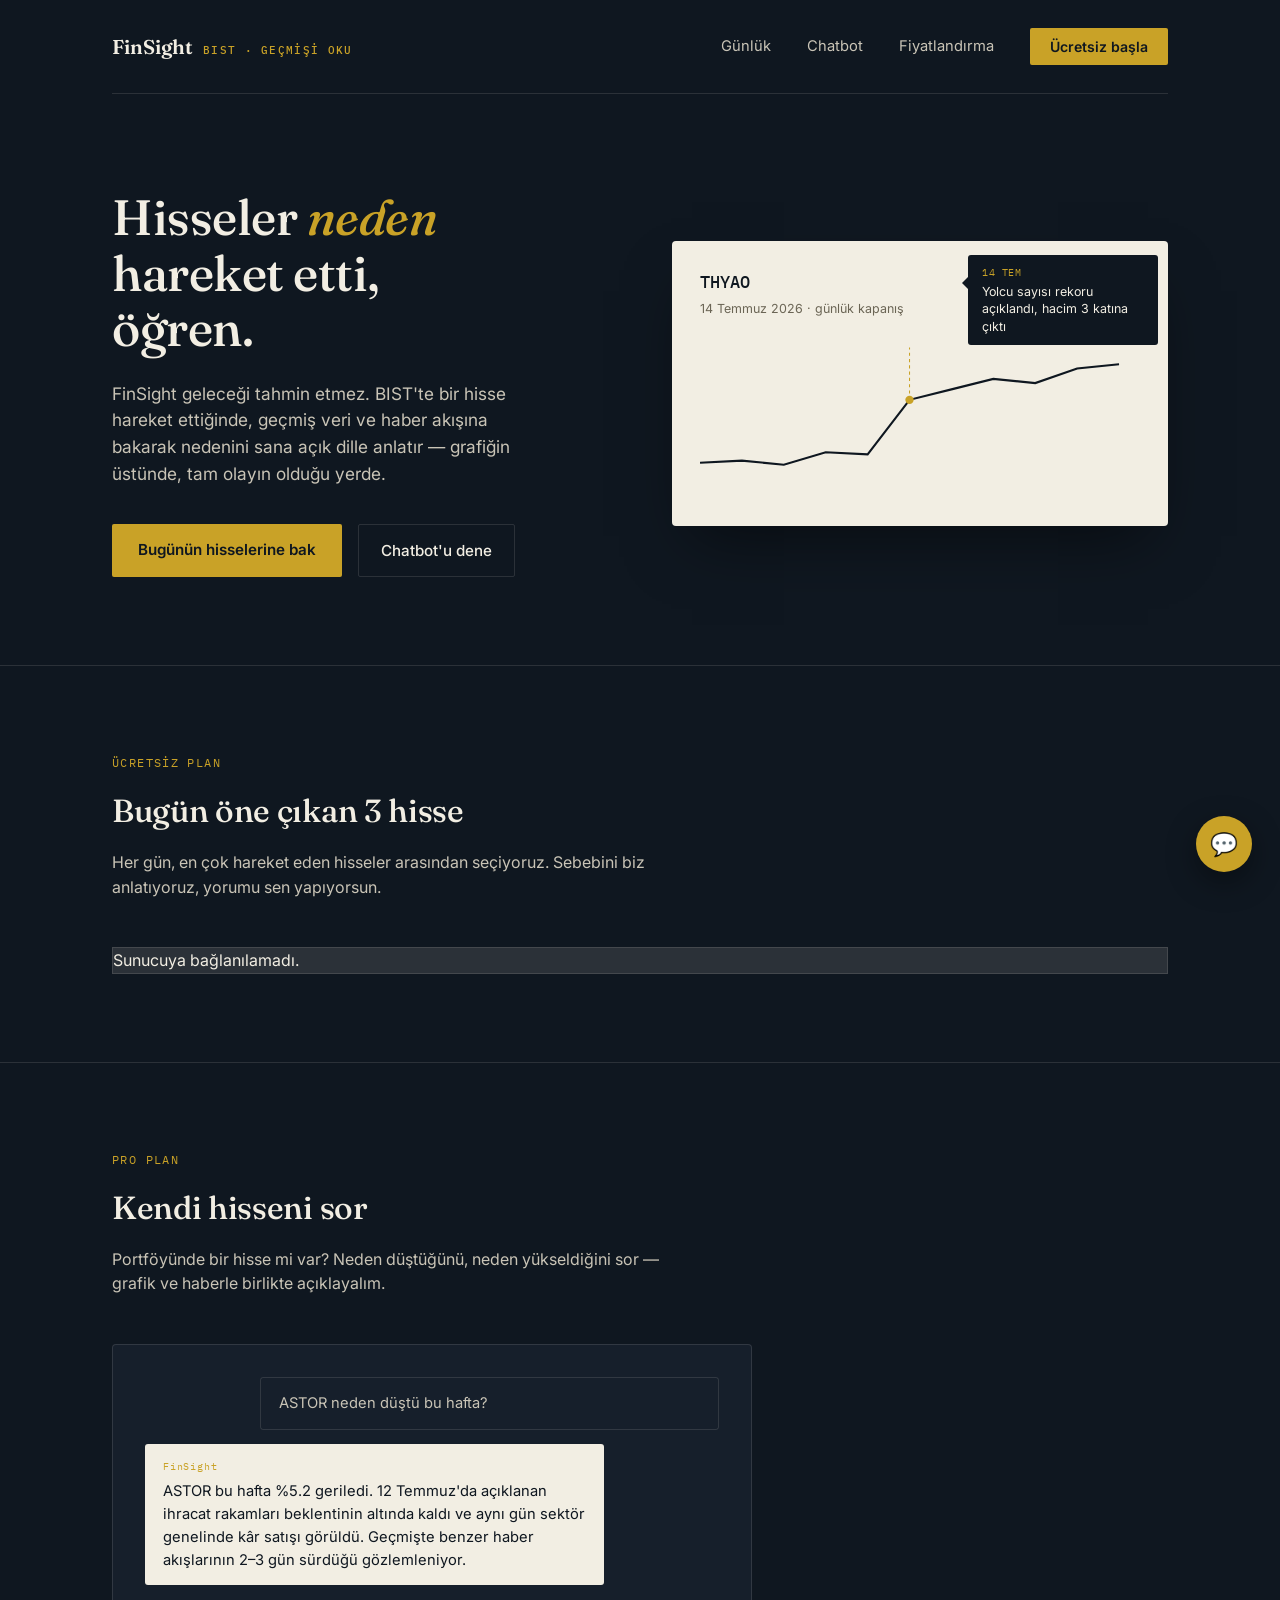
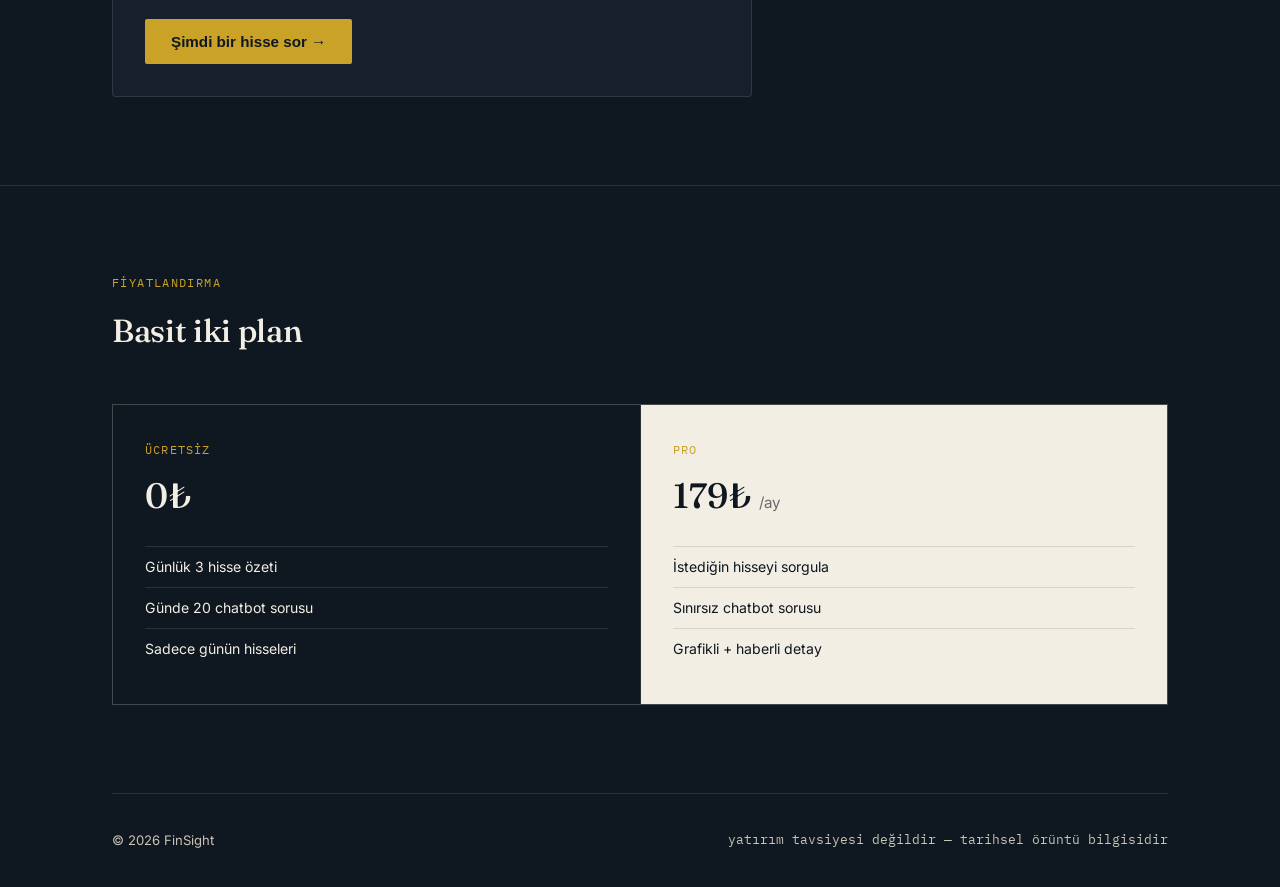
<file: frontend/index.html>
<!DOCTYPE html>
<html lang="tr">
<head>
<meta charset="UTF-8">
<meta name="viewport" content="width=device-width, initial-scale=1.0">
<title>FinSight — BIST hareketlerini geçmişten oku</title>
<link rel="preconnect" href="https://fonts.googleapis.com">
<link rel="preconnect" href="https://fonts.gstatic.com" crossorigin>
<link href="https://fonts.googleapis.com/css2?family=Fraunces:opsz,wght@9..144,400;9..144,500;9..144,600&family=Inter:wght@400;500;600&family=IBM+Plex+Mono:wght@400;500&display=swap" rel="stylesheet">
<!-- CSS Dosyasını Bağlıyoruz -->
<link rel="stylesheet" href="css/style.css">
</head>
<body>

<div class="wrap">
  <nav>
    <div class="logo">FinSight <span class="eyebrow">BIST · geçmişi oku</span></div>
    <div class="nav-links" id="navLinks">
      <a href="#gunluk" data-section="gunluk">Günlük</a>
      <a href="#chatbot" data-section="chatbot">Chatbot</a>
      <a href="#fiyat" data-section="fiyat">Fiyatlandırma</a>
      <button class="nav-cta" id="ctaBtn">Ücretsiz başla</button>
    </div>
    <button class="nav-toggle" id="navToggle" aria-label="Menü">☰</button>
  </nav>

  <section class="hero">
    <div>
      <h1 class="display">Hisseler <em>neden</em><br>hareket etti,<br>öğren.</h1>
      <p>FinSight geleceği tahmin etmez. BIST'te bir hisse hareket ettiğinde, geçmiş veri ve haber akışına bakarak nedenini sana açık dille anlatır — grafiğin üstünde, tam olayın olduğu yerde.</p>
      <div class="hero-ctas">
        <a class="btn-primary" href="#gunluk">Bugünün hisselerine bak</a>
        <a class="btn-ghost" href="#chatbot">Chatbot'u dene</a>
      </div>
    </div>
    <div class="chart-card">
      <div class="ticker-row">
        <span class="ticker">THYAO</span>
        <span class="chg">+7.4%</span>
      </div>
      <div class="date">14 Temmuz 2026 · günlük kapanış</div>
      <svg class="chart-svg" viewBox="0 0 420 160">
        <polyline points="0,120 40,118 80,122 120,110 160,112 200,60 240,50 280,40 320,44 360,30 400,26"
          fill="none" stroke="#0F1720" stroke-width="2"/>
        <circle cx="200" cy="60" r="4" fill="#C9A227"/>
        <line x1="200" y1="60" x2="200" y2="10" stroke="#C9A227" stroke-width="1" stroke-dasharray="3,3"/>
      </svg>
      <div class="callout" style="top:14px; right:10px;">
        <span class="lbl">14 Tem</span>
        Yolcu sayısı rekoru açıklandı, hacim 3 katına çıktı
      </div>
    </div>
  </section>
</div>

<section class="section" id="gunluk">
  <div class="wrap">
    <div class="section-head">
      <span class="kicker">Ücretsiz plan</span>
      <h2 class="display">Bugün öne çıkan 3 hisse</h2>
      <p>Her gün, en çok hareket eden hisseler arasından seçiyoruz. Sebebini biz anlatıyoruz, yorumu sen yapıyorsun.</p>
    </div>
    <div class="stock-grid">
      <!-- JavaScript will load daily stocks here -->
    </div>
  </div>
</section>

<section class="section" id="chatbot">
  <div class="wrap">
    <div class="section-head">
      <span class="kicker">Pro plan</span>
      <h2 class="display">Kendi hisseni sor</h2>
      <p>Portföyünde bir hisse mi var? Neden düştüğünü, neden yükseldiğini sor — grafik ve haberle birlikte açıklayalım.</p>
    </div>
    <div class="chat-mock">
      <div class="bubble-log">
        <div class="bubble user">ASTOR neden düştü bu hafta?</div>
        <div class="bubble bot">
          <span class="lbl">FinSight</span>
          ASTOR bu hafta %5.2 geriledi. 12 Temmuz'da açıklanan ihracat rakamları beklentinin altında kaldı ve aynı gün sektör genelinde kâr satışı görüldü. Geçmişte benzer haber akışlarının 2–3 gün sürdüğü gözlemleniyor.
        </div>
      </div>
      <button class="btn-primary" id="openChatFromSection" style="margin-top:20px;">Şimdi bir hisse sor →</button>
    </div>
  </div>
</section>

<section class="section" id="fiyat">
  <div class="wrap">
    <div class="section-head">
      <span class="kicker">Fiyatlandırma</span>
      <h2 class="display">Basit iki plan</h2>
    </div>
    <div class="price-grid">
      <div class="price-card">
        <div class="plan">Ücretsiz</div>
        <div class="amount">0₺</div>
        <ul>
          <li>Günlük 3 hisse özeti</li>
          <li>Günde 20 chatbot sorusu</li>
          <li>Sadece günün hisseleri</li>
        </ul>
      </div>
      <div class="price-card pro">
        <div class="plan">Pro</div>
        <div class="amount">179₺ <span>/ay</span></div>
        <ul>
          <li>İstediğin hisseyi sorgula</li>
          <li>Sınırsız chatbot sorusu</li>
          <li>Grafikli + haberli detay</li>
        </ul>
      </div>
    </div>
  </div>
</section>

<div class="wrap">
  <footer>
    <span>© 2026 FinSight</span>
    <span class="mono">yatırım tavsiyesi değildir — tarihsel örüntü bilgisidir</span>
  </footer>
</div>

<!-- Floating chat widget -->
<button class="fab" id="fabBtn" aria-label="Chatbot'u aç">
  <span class="fab-icon">💬</span>
</button>

<div class="panel-overlay" id="panelOverlay"></div>
<aside class="side-panel" id="sidePanel">
  <div class="panel-header">
    <div class="panel-title">
      <span class="display">FinSight</span>
      <span class="plan-badge" id="planBadge">Misafir</span>
    </div>
    <button class="panel-close" id="panelClose">✕</button>
  </div>

  <!-- Login view -->
  <div class="panel-body" id="loginView">
    <p class="panel-lead">Giriş yap, günlük 20 soru hakkınla sınırsız hisse sorgula.</p>
    <div class="auth-form">
      <label>E-posta</label>
      <input type="email" id="authEmail" placeholder="ornek@eposta.com">
      <label>Şifre</label>
      <input type="password" id="authPassword" placeholder="••••••••">
      <button class="btn-primary" id="authSubmit" style="width:100%;margin-top:6px;">Giriş yap</button>
      <button class="btn-ghost" id="authGoogle" style="width:100%;">Google ile devam et</button>
      <button class="link-btn" id="authSwitchSignup">Hesabın yok mu? Kayıt ol</button>
    </div>
    <div class="panel-divider">veya</div>
    <button class="link-btn" id="continueGuest">Giriş yapmadan devam et (3 ücretsiz soru)</button>
  </div>

  <!-- Chat view -->
  <div class="panel-body panel-chat" id="chatView" style="display:none;">
    <div class="usage-row">
      <span id="usageText">0/3 soru kullanıldı</span>
      <button class="link-btn small" id="logoutBtn">Çıkış yap</button>
    </div>
    <div class="bubble-log" id="chatLog"></div>
    <div class="chat-input-row">
      <input type="text" id="chatInput" placeholder="Bir hisse sor, örn: THYAO neden yükseldi?">
      <button class="chat-send" id="chatSend">Sor</button>
    </div>
    <div class="chat-hint">FinSight AI, geçmiş benzer haber ve verilere dayalı tarihsel örüntü sunar.</div>
  </div>
</aside>

<!-- JS Dosyasını Bağlıyoruz -->
<script src="js/app.js"></script>
</body>
</html>
</file>
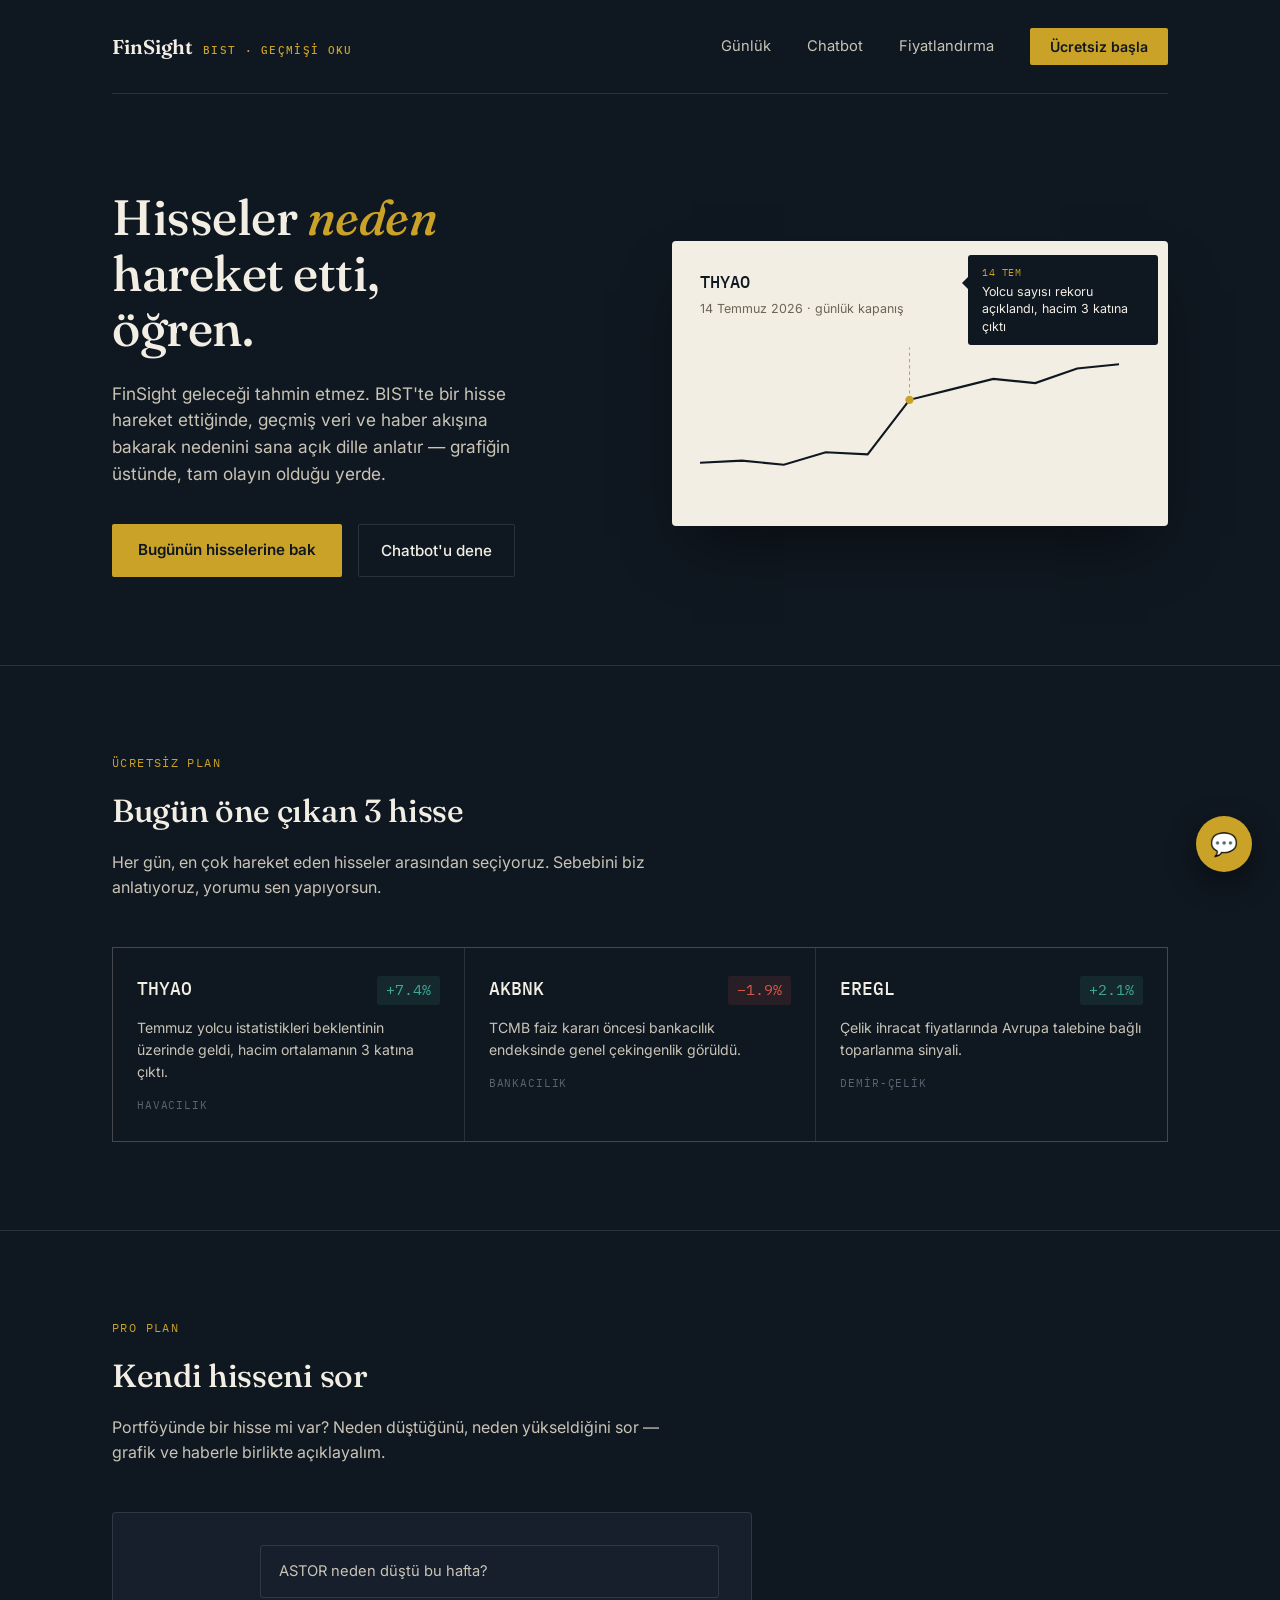
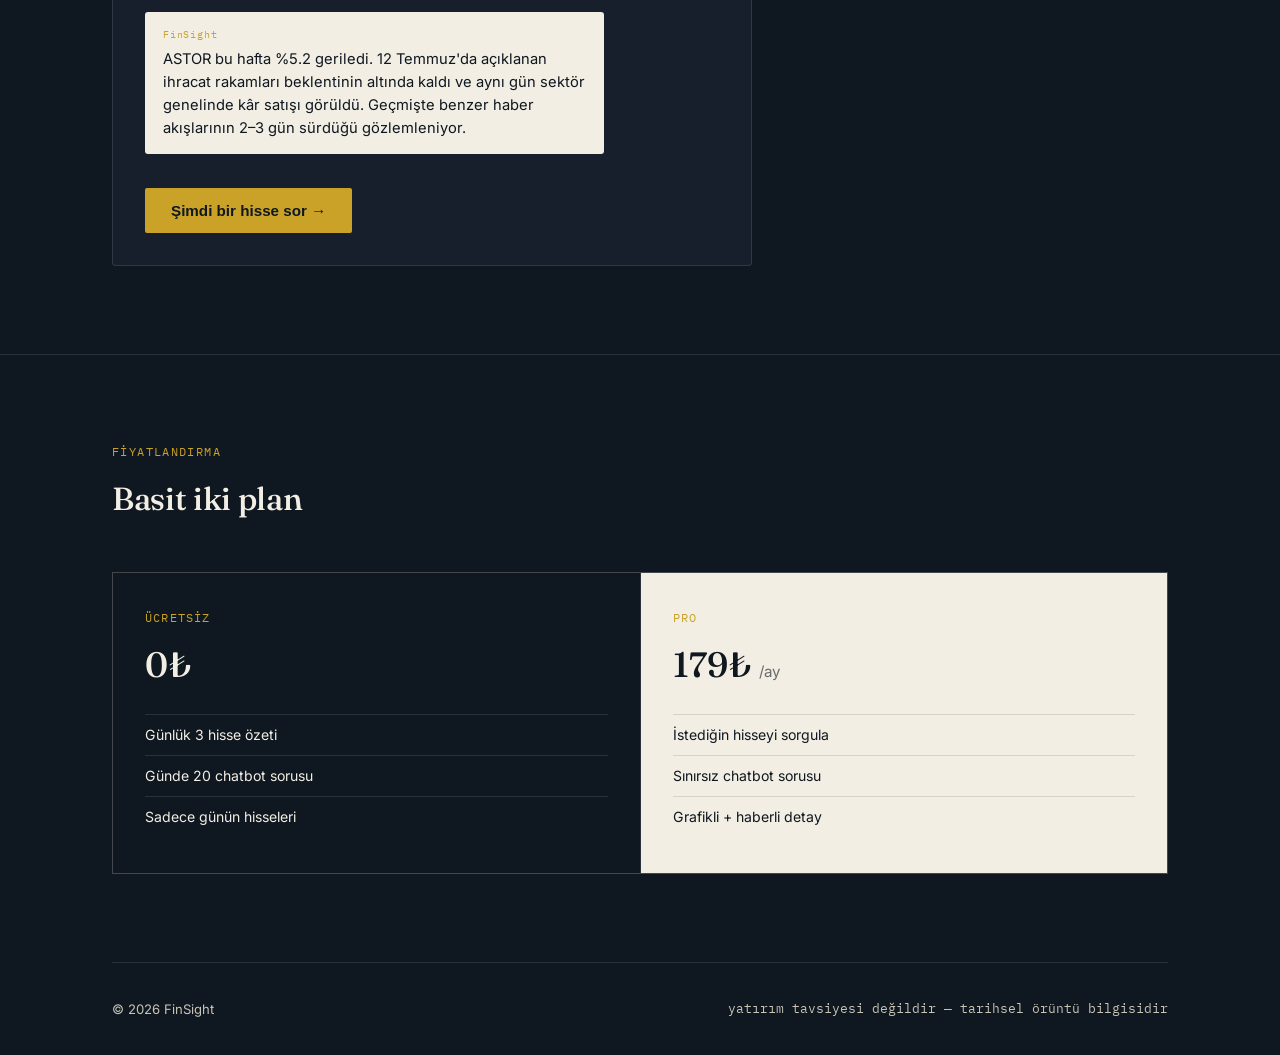
<file: frontend/finsight-v2.html>
<!DOCTYPE html>
<html lang="tr">
<head>
<meta charset="UTF-8">
<meta name="viewport" content="width=device-width, initial-scale=1.0">
<title>FinSight — BIST hareketlerini geçmişten oku</title>
<link rel="preconnect" href="https://fonts.googleapis.com">
<link rel="preconnect" href="https://fonts.gstatic.com" crossorigin>
<link href="https://fonts.googleapis.com/css2?family=Fraunces:opsz,wght@9..144,400;9..144,500;9..144,600&family=Inter:wght@400;500;600&family=IBM+Plex+Mono:wght@400;500&display=swap" rel="stylesheet">
<style>
  :root{
    --ink:#0F1720;
    --ink-2:#161f2b;
    --paper:#F2EEE3;
    --paper-dim:#c9c4b6;
    --green:#3FA796;
    --red:#D6584C;
    --gold:#C9A227;
    --line: rgba(242,238,227,0.12);
  }
  *{margin:0;padding:0;box-sizing:border-box;}
  body{
    background:var(--ink);
    color:var(--paper);
    font-family:'Inter',sans-serif;
    line-height:1.55;
  }
  .wrap{max-width:1120px;margin:0 auto;padding:0 32px;}
  .mono{font-family:'IBM Plex Mono',monospace;}
  .display{font-family:'Fraunces',serif;}

  /* Nav */
  nav{
    display:flex;justify-content:space-between;align-items:center;
    padding:28px 0;border-bottom:1px solid var(--line);
  }
  .logo{
    font-family:'Fraunces',serif;font-weight:600;font-size:1.25rem;
    display:flex;align-items:baseline;gap:10px;
  }
  .logo .eyebrow{
    font-family:'IBM Plex Mono',monospace;font-size:0.68rem;letter-spacing:0.12em;
    color:var(--gold);text-transform:uppercase;font-weight:500;
  }
  .nav-links{display:flex;gap:36px;align-items:center;}
  .nav-links a{color:var(--paper-dim);text-decoration:none;font-size:0.92rem;transition:color .2s;}
  .nav-links a:hover, .nav-links a.active{color:var(--paper);}
  .nav-cta{
    background:var(--gold);color:var(--ink);padding:10px 20px;border-radius:2px;
    font-size:0.88rem;font-weight:600;text-decoration:none;border:none;cursor:pointer;font-family:inherit;
  }
  .nav-toggle{display:none;background:none;border:none;color:var(--paper);font-size:1.4rem;cursor:pointer;}
  .nav-links.open{
    display:flex;flex-direction:column;align-items:flex-start;gap:18px;
    position:absolute;top:78px;left:0;right:0;background:var(--ink-2);
    padding:24px 32px;border-bottom:1px solid var(--line);z-index:10;
  }

  /* Hero */
  .hero{
    display:grid;grid-template-columns:1fr 1fr;gap:64px;
    padding:96px 0 88px;align-items:center;
  }
  .hero h1{
    font-size:3.1rem;font-weight:500;line-height:1.12;letter-spacing:-0.01em;
    margin-bottom:24px;
  }
  .hero h1 em{font-style:italic;color:var(--gold);}
  .hero p{color:var(--paper-dim);font-size:1.08rem;max-width:440px;margin-bottom:36px;}
  .hero-ctas{display:flex;gap:16px;}
  .btn-primary{
    background:var(--gold);color:var(--ink);padding:14px 26px;border-radius:2px;
    font-weight:600;font-size:0.95rem;text-decoration:none;border:none;cursor:pointer;
  }
  .btn-ghost{
    background:transparent;color:var(--paper);padding:14px 22px;border-radius:2px;
    font-weight:500;font-size:0.95rem;text-decoration:none;border:1px solid var(--line);cursor:pointer;
  }

  /* Signature: annotated chart card */
  .chart-card{
    background:var(--paper);color:var(--ink);border-radius:4px;
    padding:28px 28px 22px;position:relative;
    box-shadow:0 30px 60px -20px rgba(0,0,0,0.5);
  }
  .chart-card .ticker-row{
    display:flex;justify-content:space-between;align-items:baseline;margin-bottom:4px;
  }
  .chart-card .ticker{font-family:'IBM Plex Mono',monospace;font-weight:500;font-size:1.05rem;}
  .chart-card .chg{font-family:'IBM Plex Mono',monospace;font-size:1.05rem;color:var(--green);font-weight:500;}
  .chart-card .date{font-size:0.78rem;color:#6b6555;margin-bottom:18px;}
  .chart-svg{width:100%;height:auto;display:block;}
  .callout{
    position:absolute;background:var(--ink);color:var(--paper);
    padding:10px 14px;border-radius:3px;font-size:0.78rem;line-height:1.4;
    max-width:190px;top:74px;right:24px;
  }
  .callout::after{
    content:'';position:absolute;left:-6px;top:22px;
    border-width:6px 6px 6px 0;border-style:solid;
    border-color:transparent var(--ink) transparent transparent;
  }
  .callout .lbl{color:var(--gold);font-family:'IBM Plex Mono',monospace;font-size:0.65rem;letter-spacing:0.06em;text-transform:uppercase;display:block;margin-bottom:3px;}

  /* Daily section */
  .section{padding:88px 0;border-top:1px solid var(--line);}
  .section-head{margin-bottom:48px;max-width:560px;}
  .section-head .kicker{
    font-family:'IBM Plex Mono',monospace;color:var(--gold);font-size:0.72rem;
    letter-spacing:0.12em;text-transform:uppercase;margin-bottom:14px;display:block;
  }
  .section-head h2{font-size:2rem;font-weight:500;letter-spacing:-0.01em;margin-bottom:14px;}
  .section-head p{color:var(--paper-dim);}

  .stock-grid{display:grid;grid-template-columns:repeat(3,1fr);gap:1px;background:var(--line);border:1px solid var(--line);}
  .stock-card{background:var(--ink);padding:26px 24px;cursor:pointer;transition:background .2s;}
  .stock-card:hover{background:var(--ink-2);}
  .stock-card .row1{display:flex;justify-content:space-between;align-items:baseline;margin-bottom:12px;}
  .stock-card .sym{font-family:'IBM Plex Mono',monospace;font-weight:500;font-size:1.15rem;}
  .stock-card .pct{font-family:'IBM Plex Mono',monospace;font-size:0.92rem;padding:3px 9px;border-radius:2px;}
  .pct.up{color:var(--green);background:rgba(63,167,150,0.12);}
  .pct.down{color:var(--red);background:rgba(214,88,76,0.12);}
  .stock-card .why{color:var(--paper-dim);font-size:0.88rem;}
  .stock-card .tag{
    display:inline-block;margin-top:14px;font-family:'IBM Plex Mono',monospace;
    font-size:0.68rem;letter-spacing:0.08em;text-transform:uppercase;color:#5b6472;
  }

  /* Chatbot preview */
  .chat-mock{
    background:var(--ink-2);border:1px solid var(--line);border-radius:4px;padding:32px;
    max-width:640px;
  }
  .bubble{padding:14px 18px;border-radius:3px;margin-bottom:14px;font-size:0.92rem;max-width:80%;}
  .bubble.user{background:transparent;border:1px solid var(--line);margin-left:auto;color:var(--paper-dim);}
  .bubble.bot{background:var(--paper);color:var(--ink);}
  .bubble.bot .lbl{font-family:'IBM Plex Mono',monospace;font-size:0.65rem;color:var(--gold);letter-spacing:0.08em;display:block;margin-bottom:6px;}
  .bubble.typing{display:flex;gap:5px;align-items:center;width:fit-content;}
  .bubble.typing span{width:6px;height:6px;border-radius:50%;background:var(--ink);opacity:.4;animation:blink 1.2s infinite;}
  .bubble.typing span:nth-child(2){animation-delay:.2s;}
  .bubble.typing span:nth-child(3){animation-delay:.4s;}
  @keyframes blink{0%,80%,100%{opacity:.25;}40%{opacity:.8;}}
  .chat-input-row{display:flex;gap:10px;margin-top:20px;}
  .chat-input-row input{
    flex:1;background:var(--ink);border:1px solid var(--line);color:var(--paper);
    padding:12px 16px;border-radius:3px;font-family:'Inter',sans-serif;font-size:0.9rem;
  }
  .chat-input-row input:focus{outline:none;border-color:var(--gold);}
  .chat-input-row input::placeholder{color:#5b6472;}
  .chat-send{
    background:var(--gold);color:var(--ink);border:none;padding:0 20px;border-radius:3px;
    font-weight:600;font-size:0.88rem;cursor:pointer;font-family:inherit;
  }
  .chat-hint{font-size:0.74rem;color:#5b6472;margin-top:10px;font-family:'IBM Plex Mono',monospace;}

  /* Pricing */
  .price-grid{display:grid;grid-template-columns:1fr 1fr;gap:1px;background:var(--line);border:1px solid var(--line);}
  .price-card{background:var(--ink);padding:36px 32px;}
  .price-card.pro{background:var(--paper);color:var(--ink);}
  .price-card .plan{font-family:'IBM Plex Mono',monospace;font-size:0.75rem;letter-spacing:0.1em;text-transform:uppercase;color:var(--gold);margin-bottom:10px;}
  .price-card .amount{font-family:'Fraunces',serif;font-size:2.2rem;font-weight:500;margin-bottom:22px;}
  .price-card .amount span{font-size:0.95rem;font-weight:400;font-family:'Inter',sans-serif;opacity:.6;}
  .price-card ul{list-style:none;}
  .price-card li{padding:9px 0;border-top:1px solid var(--line);font-size:0.88rem;}
  .price-card.pro li{border-top:1px solid rgba(15,23,32,0.12);}

  footer{border-top:1px solid var(--line);padding:36px 0;color:var(--paper-dim);font-size:0.82rem;display:flex;justify-content:space-between;}

  /* Floating widget */
  .fab{
    position:fixed;bottom:28px;right:28px;width:56px;height:56px;border-radius:50%;
    background:var(--gold);border:none;cursor:pointer;box-shadow:0 10px 30px rgba(0,0,0,0.4);
    font-size:1.4rem;z-index:40;display:flex;align-items:center;justify-content:center;
    transition:transform .2s;
  }
  .fab:hover{transform:scale(1.06);}

  .panel-overlay{
    position:fixed;inset:0;background:rgba(0,0,0,0.4);opacity:0;pointer-events:none;
    transition:opacity .25s;z-index:45;
  }
  .panel-overlay.open{opacity:1;pointer-events:auto;}

  .side-panel{
    position:fixed;top:0;right:0;bottom:0;width:400px;max-width:92vw;
    background:var(--ink-2);border-left:1px solid var(--line);
    transform:translateX(100%);transition:transform .3s ease;
    z-index:46;display:flex;flex-direction:column;
  }
  .side-panel.open{transform:translateX(0);}

  .panel-header{
    display:flex;justify-content:space-between;align-items:center;
    padding:22px 24px;border-bottom:1px solid var(--line);
  }
  .panel-title{display:flex;align-items:center;gap:10px;font-size:1.1rem;}
  .plan-badge{
    font-family:'IBM Plex Mono',monospace;font-size:0.65rem;letter-spacing:0.06em;
    text-transform:uppercase;color:var(--gold);border:1px solid var(--gold);
    padding:2px 8px;border-radius:10px;
  }
  .panel-close{background:none;border:none;color:var(--paper-dim);font-size:1.1rem;cursor:pointer;}

  .panel-body{padding:24px;overflow-y:auto;flex:1;display:flex;flex-direction:column;}
  .panel-lead{color:var(--paper-dim);font-size:0.9rem;margin-bottom:22px;}

  .auth-form{display:flex;flex-direction:column;gap:10px;}
  .auth-form label{font-size:0.76rem;color:var(--paper-dim);font-family:'IBM Plex Mono',monospace;margin-top:6px;}
  .auth-form input{
    background:var(--ink);border:1px solid var(--line);color:var(--paper);
    padding:11px 14px;border-radius:3px;font-family:'Inter',sans-serif;font-size:0.9rem;
  }
  .auth-form input:focus{outline:none;border-color:var(--gold);}

  .link-btn{
    background:none;border:none;color:var(--paper-dim);text-decoration:underline;
    font-size:0.82rem;cursor:pointer;font-family:'Inter',sans-serif;padding:10px 0;text-align:center;
  }
  .link-btn:hover{color:var(--paper);}
  .link-btn.small{padding:0;font-size:0.76rem;}
  .panel-divider{
    text-align:center;color:#5b6472;font-size:0.72rem;margin:14px 0;
    font-family:'IBM Plex Mono',monospace;text-transform:uppercase;letter-spacing:0.08em;
  }

  .panel-chat{padding-top:18px;}
  .usage-row{
    display:flex;justify-content:space-between;align-items:center;
    font-size:0.78rem;color:var(--paper-dim);font-family:'IBM Plex Mono',monospace;
    padding-bottom:16px;margin-bottom:16px;border-bottom:1px solid var(--line);
  }
  .panel-chat .bubble-log{flex:1;overflow-y:auto;margin-bottom:12px;}
  .panel-chat .bubble{max-width:92%;}
  .limit-notice{
    background:rgba(201,162,39,0.12);border:1px solid var(--gold);border-radius:3px;
    padding:14px;font-size:0.84rem;text-align:center;
  }
  .limit-notice a, .limit-notice button{color:var(--gold);font-weight:600;text-decoration:underline;background:none;border:none;cursor:pointer;font-family:inherit;font-size:inherit;}

  @media(max-width:860px){
    .hero{grid-template-columns:1fr;padding:56px 0;}
    .hero h1{font-size:2.2rem;}
    .stock-grid,.price-grid{grid-template-columns:1fr;}
    .nav-links{display:none;}
  }
</style>
</head>
<body>

<div class="wrap">
  <nav>
    <div class="logo">FinSight <span class="eyebrow">BIST · geçmişi oku</span></div>
    <div class="nav-links" id="navLinks">
      <a href="#gunluk" data-section="gunluk">Günlük</a>
      <a href="#chatbot" data-section="chatbot">Chatbot</a>
      <a href="#fiyat" data-section="fiyat">Fiyatlandırma</a>
      <button class="nav-cta" id="ctaBtn">Ücretsiz başla</button>
    </div>
    <button class="nav-toggle" id="navToggle" aria-label="Menü">☰</button>
  </nav>

  <section class="hero">
    <div>
      <h1 class="display">Hisseler <em>neden</em><br>hareket etti,<br>öğren.</h1>
      <p>FinSight geleceği tahmin etmez. BIST'te bir hisse hareket ettiğinde, geçmiş veri ve haber akışına bakarak nedenini sana açık dille anlatır — grafiğin üstünde, tam olayın olduğu yerde.</p>
      <div class="hero-ctas">
        <a class="btn-primary" href="#gunluk">Bugünün hisselerine bak</a>
        <a class="btn-ghost" href="#chatbot">Chatbot'u dene</a>
      </div>
    </div>
    <div class="chart-card">
      <div class="ticker-row">
        <span class="ticker">THYAO</span>
        <span class="chg">+7.4%</span>
      </div>
      <div class="date">14 Temmuz 2026 · günlük kapanış</div>
      <svg class="chart-svg" viewBox="0 0 420 160">
        <polyline points="0,120 40,118 80,122 120,110 160,112 200,60 240,50 280,40 320,44 360,30 400,26"
          fill="none" stroke="#0F1720" stroke-width="2"/>
        <circle cx="200" cy="60" r="4" fill="#C9A227"/>
        <line x1="200" y1="60" x2="200" y2="10" stroke="#C9A227" stroke-width="1" stroke-dasharray="3,3"/>
      </svg>
      <div class="callout" style="top:14px; right:10px;">
        <span class="lbl">14 Tem</span>
        Yolcu sayısı rekoru açıklandı, hacim 3 katına çıktı
      </div>
    </div>
  </section>
</div>

<section class="section" id="gunluk">
  <div class="wrap">
    <div class="section-head">
      <span class="kicker">Ücretsiz plan</span>
      <h2 class="display">Bugün öne çıkan 3 hisse</h2>
      <p>Her gün, en çok hareket eden hisseler arasından seçiyoruz. Sebebini biz anlatıyoruz, yorumu sen yapıyorsun.</p>
    </div>
    <div class="stock-grid">
      <div class="stock-card" data-symbol="THYAO" data-summary="THYAO bugün %7.4 yükseldi. Temmuz yolcu istatistikleri beklentinin üzerinde geldi, hacim ortalamanın 3 katına çıktı.">
        <div class="row1"><span class="sym">THYAO</span><span class="pct up">+7.4%</span></div>
        <p class="why">Temmuz yolcu istatistikleri beklentinin üzerinde geldi, hacim ortalamanın 3 katına çıktı.</p>
        <span class="tag">havacılık</span>
      </div>
      <div class="stock-card" data-symbol="AKBNK" data-summary="AKBNK bugün %1.9 geriledi. TCMB faiz kararı öncesi bankacılık endeksinde genel çekingenlik görüldü.">
        <div class="row1"><span class="sym">AKBNK</span><span class="pct down">−1.9%</span></div>
        <p class="why">TCMB faiz kararı öncesi bankacılık endeksinde genel çekingenlik görüldü.</p>
        <span class="tag">bankacılık</span>
      </div>
      <div class="stock-card" data-symbol="EREGL" data-summary="EREGL bugün %2.1 yükseldi. Çelik ihracat fiyatlarında Avrupa talebine bağlı toparlanma sinyali var.">
        <div class="row1"><span class="sym">EREGL</span><span class="pct up">+2.1%</span></div>
        <p class="why">Çelik ihracat fiyatlarında Avrupa talebine bağlı toparlanma sinyali.</p>
        <span class="tag">demir-çelik</span>
      </div>
    </div>
  </div>
</section>

<section class="section" id="chatbot">
  <div class="wrap">
    <div class="section-head">
      <span class="kicker">Pro plan</span>
      <h2 class="display">Kendi hisseni sor</h2>
      <p>Portföyünde bir hisse mi var? Neden düştüğünü, neden yükseldiğini sor — grafik ve haberle birlikte açıklayalım.</p>
    </div>
    <div class="chat-mock">
      <div class="bubble-log">
        <div class="bubble user">ASTOR neden düştü bu hafta?</div>
        <div class="bubble bot">
          <span class="lbl">FinSight</span>
          ASTOR bu hafta %5.2 geriledi. 12 Temmuz'da açıklanan ihracat rakamları beklentinin altında kaldı ve aynı gün sektör genelinde kâr satışı görüldü. Geçmişte benzer haber akışlarının 2–3 gün sürdüğü gözlemleniyor.
        </div>
      </div>
      <button class="btn-primary" id="openChatFromSection" style="margin-top:20px;">Şimdi bir hisse sor →</button>
    </div>
  </div>
</section>

<section class="section" id="fiyat">
  <div class="wrap">
    <div class="section-head">
      <span class="kicker">Fiyatlandırma</span>
      <h2 class="display">Basit iki plan</h2>
    </div>
    <div class="price-grid">
      <div class="price-card">
        <div class="plan">Ücretsiz</div>
        <div class="amount">0₺</div>
        <ul>
          <li>Günlük 3 hisse özeti</li>
          <li>Günde 20 chatbot sorusu</li>
          <li>Sadece günün hisseleri</li>
        </ul>
      </div>
      <div class="price-card pro">
        <div class="plan">Pro</div>
        <div class="amount">179₺ <span>/ay</span></div>
        <ul>
          <li>İstediğin hisseyi sorgula</li>
          <li>Sınırsız chatbot sorusu</li>
          <li>Grafikli + haberli detay</li>
        </ul>
      </div>
    </div>
  </div>
</section>

<div class="wrap">
  <footer>
    <span>© 2026 FinSight</span>
    <span class="mono">yatırım tavsiyesi değildir — tarihsel örüntü bilgisidir</span>
  </footer>
</div>

<!-- Floating chat widget -->
<button class="fab" id="fabBtn" aria-label="Chatbot'u aç">
  <span class="fab-icon">💬</span>
</button>

<div class="panel-overlay" id="panelOverlay"></div>
<aside class="side-panel" id="sidePanel">
  <div class="panel-header">
    <div class="panel-title">
      <span class="display">FinSight</span>
      <span class="plan-badge" id="planBadge">Misafir</span>
    </div>
    <button class="panel-close" id="panelClose">✕</button>
  </div>

  <!-- Login view -->
  <div class="panel-body" id="loginView">
    <p class="panel-lead">Giriş yap, günlük 20 soru hakkınla sınırsız hisse sorgula.</p>
    <div class="auth-form">
      <label>E-posta</label>
      <input type="email" id="authEmail" placeholder="ornek@eposta.com">
      <label>Şifre</label>
      <input type="password" id="authPassword" placeholder="••••••••">
      <button class="btn-primary" id="authSubmit" style="width:100%;margin-top:6px;">Giriş yap</button>
      <button class="btn-ghost" id="authGoogle" style="width:100%;">Google ile devam et</button>
      <button class="link-btn" id="authSwitchSignup">Hesabın yok mu? Kayıt ol</button>
    </div>
    <div class="panel-divider">veya</div>
    <button class="link-btn" id="continueGuest">Giriş yapmadan devam et (3 ücretsiz soru)</button>
  </div>

  <!-- Chat view -->
  <div class="panel-body panel-chat" id="chatView" style="display:none;">
    <div class="usage-row">
      <span id="usageText">0/3 soru kullanıldı</span>
      <button class="link-btn small" id="logoutBtn">Çıkış yap</button>
    </div>
    <div class="bubble-log" id="chatLog"></div>
    <div class="chat-input-row">
      <input type="text" id="chatInput" placeholder="Bir hisse sor, örn: THYAO neden yükseldi?">
      <button class="chat-send" id="chatSend">Sor</button>
    </div>
    <div class="chat-hint">demo modu — gerçek cevaplar backend bağlanınca gelecek</div>
  </div>
</aside>

<script>
  // Mobile nav toggle
  const navToggle = document.getElementById('navToggle');
  const navLinks = document.getElementById('navLinks');
  navToggle.addEventListener('click', () => navLinks.classList.toggle('open'));
  navLinks.querySelectorAll('a').forEach(a => a.addEventListener('click', () => navLinks.classList.remove('open')));

  // Scroll-spy for nav active state
  const sections = document.querySelectorAll('.section[id]');
  const navAnchors = navLinks.querySelectorAll('a[data-section]');
  window.addEventListener('scroll', () => {
    let current = '';
    sections.forEach(s => {
      const rect = s.getBoundingClientRect();
      if (rect.top <= 120 && rect.bottom > 120) current = s.id;
    });
    navAnchors.forEach(a => a.classList.toggle('active', a.dataset.section === current));
  });

  // ---- Floating panel: open/close ----
  const fabBtn = document.getElementById('fabBtn');
  const sidePanel = document.getElementById('sidePanel');
  const panelOverlay = document.getElementById('panelOverlay');
  const panelClose = document.getElementById('panelClose');
  const loginView = document.getElementById('loginView');
  const chatView = document.getElementById('chatView');
  const planBadge = document.getElementById('planBadge');

  document.getElementById('ctaBtn').addEventListener('click', () => openPanel());

  function openPanel(prefillQuestion) {
    sidePanel.classList.add('open');
    panelOverlay.classList.add('open');
    if (prefillQuestion) {
      if (state.loggedIn || state.guestCount < GUEST_LIMIT) {
        showChatView();
        respondTo(prefillQuestion);
      } else {
        showLoginView();
      }
    }
  }
  function closePanel() {
    sidePanel.classList.remove('open');
    panelOverlay.classList.remove('open');
  }
  fabBtn.addEventListener('click', () => openPanel());
  panelClose.addEventListener('click', closePanel);
  panelOverlay.addEventListener('click', closePanel);
  document.getElementById('openChatFromSection').addEventListener('click', () => openPanel());

  // ---- Mock auth + usage state ----
  const GUEST_LIMIT = 3;
  const FREE_LIMIT = 20;
  const state = { loggedIn: false, guestCount: 0, usedCount: 0 };

  function showLoginView() {
    loginView.style.display = 'flex';
    chatView.style.display = 'none';
  }
  function showChatView() {
    loginView.style.display = 'none';
    chatView.style.display = 'flex';
    updateUsageText();
  }
  function updateUsageText() {
    const usageText = document.getElementById('usageText');
    if (state.loggedIn) {
      usageText.textContent = `${state.usedCount}/${FREE_LIMIT} soru kullanıldı`;
      planBadge.textContent = 'Free plan';
    } else {
      usageText.textContent = `${state.guestCount}/${GUEST_LIMIT} misafir sorusu kullanıldı`;
      planBadge.textContent = 'Misafir';
    }
  }

  document.getElementById('continueGuest').addEventListener('click', () => {
    showChatView();
    if (chatLogEl().children.length === 0) {
      addBubble('Merhaba! Bir hisse hakkında soru sorabilirsin — örneğin "THYAO neden yükseldi?"', 'bot', 'FinSight');
    }
  });

  document.getElementById('authSubmit').addEventListener('click', () => {
    const email = document.getElementById('authEmail').value.trim();
    if (!email) { document.getElementById('authEmail').focus(); return; }
    state.loggedIn = true;
    state.usedCount = 0;
    showChatView();
    addBubble(`Tekrar hoş geldin! Günde ${FREE_LIMIT} soru hakkın var.`, 'bot', 'FinSight');
  });
  document.getElementById('authGoogle').addEventListener('click', () => {
    state.loggedIn = true;
    state.usedCount = 0;
    showChatView();
    addBubble(`Google ile giriş yapıldı. Günde ${FREE_LIMIT} soru hakkın var.`, 'bot', 'FinSight');
  });
  document.getElementById('authSwitchSignup').addEventListener('click', () => {
    document.getElementById('authSubmit').textContent = 'Kayıt ol';
    document.querySelector('.panel-lead').textContent = 'Hesap oluştur, günlük 20 soru hakkın hemen aktif olsun.';
  });
  document.getElementById('logoutBtn').addEventListener('click', () => {
    state.loggedIn = false;
    chatLogEl().innerHTML = '';
    showLoginView();
  });

  // ---- Chat logic (shared) ----
  const chatInput = document.getElementById('chatInput');
  const chatSend = document.getElementById('chatSend');
  function chatLogEl(){ return document.getElementById('chatLog'); }

  const knownAnswers = {
    THYAO: "THYAO bugün %7.4 yükseldi. Temmuz yolcu istatistikleri beklentinin üzerinde geldi ve işlem hacmi ortalamanın 3 katına çıktı. Geçmişte benzer rekor açıklamalarının birkaç gün etkisini sürdürdüğü gözlemleniyor.",
    AKBNK: "AKBNK bugün %1.9 geriledi. TCMB faiz kararı öncesi bankacılık endeksi genelinde temkinli bir hareket görüldü, tek başına şirkete özgü bir gelişme değil.",
    EREGL: "EREGL bugün %2.1 yükseldi. Avrupa'da çelik talebine dair toparlanma sinyalleri ihracat fiyatlarını destekledi.",
    ASTOR: "ASTOR bu hafta %5.2 geriledi. 12 Temmuz'da açıklanan ihracat rakamları beklentinin altında kaldı ve aynı gün sektör genelinde kâr satışı görüldü."
  };

  function addBubble(text, type, label) {
    const div = document.createElement('div');
    div.className = 'bubble ' + type;
    if (label) {
      const lbl = document.createElement('span');
      lbl.className = 'lbl';
      lbl.textContent = label;
      div.appendChild(lbl);
      div.appendChild(document.createTextNode(text));
    } else {
      div.textContent = text;
    }
    chatLogEl().appendChild(div);
    chatLogEl().scrollTop = chatLogEl().scrollHeight;
    return div;
  }

  function showLimitReached() {
    const div = document.createElement('div');
    div.className = 'limit-notice';
    div.innerHTML = state.loggedIn
      ? `Bugünkü ${FREE_LIMIT} soru hakkın doldu. <button id="upsellBtn">Pro'ya geç</button>, sınırsız sor.`
      : `Misafir sorunu doldu. <button id="loginFromLimit">Giriş yap</button>, günde ${FREE_LIMIT} soru kazan.`;
    chatLogEl().appendChild(div);
    chatLogEl().scrollTop = chatLogEl().scrollHeight;
    if (!state.loggedIn) {
      document.getElementById('loginFromLimit').addEventListener('click', showLoginView);
    } else {
      document.getElementById('upsellBtn').addEventListener('click', () => {
        closePanel();
        document.getElementById('fiyat').scrollIntoView({behavior:'smooth'});
      });
    }
  }

  function respondTo(question) {
    if (!state.loggedIn && state.guestCount >= GUEST_LIMIT) { showLimitReached(); return; }
    if (state.loggedIn && state.usedCount >= FREE_LIMIT) { showLimitReached(); return; }

    addBubble(question, 'user');
    if (state.loggedIn) { state.usedCount++; } else { state.guestCount++; }
    updateUsageText();

    const typing = document.createElement('div');
    typing.className = 'bubble bot typing';
    typing.innerHTML = '<span></span><span></span><span></span>';
    chatLogEl().appendChild(typing);
    chatLogEl().scrollTop = chatLogEl().scrollHeight;

    setTimeout(() => {
      typing.remove();
      const upper = question.toUpperCase();
      const match = Object.keys(knownAnswers).find(sym => upper.includes(sym));
      const answer = match
        ? knownAnswers[match]
        : "Bu demo sürümde yalnızca THYAO, AKBNK, EREGL ve ASTOR için örnek cevaplar var. Gerçek sürümde her hisse için canlı veri ve haber taraması kullanılacak.";
      addBubble(answer, 'bot', 'FinSight');
      if ((state.loggedIn && state.usedCount >= FREE_LIMIT) || (!state.loggedIn && state.guestCount >= GUEST_LIMIT)) {
        showLimitReached();
      }
    }, 900);
  }

  chatSend.addEventListener('click', () => {
    const q = chatInput.value.trim();
    if (!q) return;
    respondTo(q);
    chatInput.value = '';
  });
  chatInput.addEventListener('keydown', (e) => {
    if (e.key === 'Enter') chatSend.click();
  });

  // Clicking a stock card opens the panel and asks about it
  document.querySelectorAll('.stock-card').forEach(card => {
    card.addEventListener('click', () => {
      openPanel(card.dataset.symbol + ' neden bu şekilde hareket etti?');
    });
  });
</script>
</body>
</html>
</file>
<file: frontend/css/style.css>
:root{
  --ink:#0F1720;
  --ink-2:#161f2b;
  --paper:#F2EEE3;
  --paper-dim:#c9c4b6;
  --green:#3FA796;
  --red:#D6584C;
  --gold:#C9A227;
  --line: rgba(242,238,227,0.12);
}
*{margin:0;padding:0;box-sizing:border-box;}
body{
  background:var(--ink);
  color:var(--paper);
  font-family:'Inter',sans-serif;
  line-height:1.55;
}
.wrap{max-width:1120px;margin:0 auto;padding:0 32px;}
.mono{font-family:'IBM Plex Mono',monospace;}
.display{font-family:'Fraunces',serif;}

/* Nav */
nav{
  display:flex;justify-content:space-between;align-items:center;
  padding:28px 0;border-bottom:1px solid var(--line);
}
.logo{
  font-family:'Fraunces',serif;font-weight:600;font-size:1.25rem;
  display:flex;align-items:baseline;gap:10px;
}
.logo .eyebrow{
  font-family:'IBM Plex Mono',monospace;font-size:0.68rem;letter-spacing:0.12em;
  color:var(--gold);text-transform:uppercase;font-weight:500;
}
.nav-links{display:flex;gap:36px;align-items:center;}
.nav-links a{color:var(--paper-dim);text-decoration:none;font-size:0.92rem;transition:color .2s;}
.nav-links a:hover, .nav-links a.active{color:var(--paper);}
.nav-cta{
  background:var(--gold);color:var(--ink);padding:10px 20px;border-radius:2px;
  font-size:0.88rem;font-weight:600;text-decoration:none;border:none;cursor:pointer;font-family:inherit;
}
.nav-toggle{display:none;background:none;border:none;color:var(--paper);font-size:1.4rem;cursor:pointer;}
.nav-links.open{
  display:flex;flex-direction:column;align-items:flex-start;gap:18px;
  position:absolute;top:78px;left:0;right:0;background:var(--ink-2);
  padding:24px 32px;border-bottom:1px solid var(--line);z-index:10;
}

/* Hero */
.hero{
  display:grid;grid-template-columns:1fr 1fr;gap:64px;
  padding:96px 0 88px;align-items:center;
}
.hero h1{
  font-size:3.1rem;font-weight:500;line-height:1.12;letter-spacing:-0.01em;
  margin-bottom:24px;
}
.hero h1 em{font-style:italic;color:var(--gold);}
.hero p{color:var(--paper-dim);font-size:1.08rem;max-width:440px;margin-bottom:36px;}
.hero-ctas{display:flex;gap:16px;}
.btn-primary{
  background:var(--gold);color:var(--ink);padding:14px 26px;border-radius:2px;
  font-weight:600;font-size:0.95rem;text-decoration:none;border:none;cursor:pointer;
}
.btn-ghost{
  background:transparent;color:var(--paper);padding:14px 22px;border-radius:2px;
  font-weight:500;font-size:0.95rem;text-decoration:none;border:1px solid var(--line);cursor:pointer;
}

/* Signature: annotated chart card */
.chart-card{
  background:var(--paper);color:var(--ink);border-radius:4px;
  padding:28px 28px 22px;position:relative;
  box-shadow:0 30px 60px -20px rgba(0,0,0,0.5);
}
.chart-card .ticker-row{
  display:flex;justify-content:space-between;align-items:baseline;margin-bottom:4px;
}
.chart-card .ticker{font-family:'IBM Plex Mono',monospace;font-weight:500;font-size:1.05rem;}
.chart-card .chg{font-family:'IBM Plex Mono',monospace;font-size:1.05rem;color:var(--green);font-weight:500;}
.chart-card .date{font-size:0.78rem;color:#6b6555;margin-bottom:18px;}
.chart-svg{width:100%;height:auto;display:block;}
.callout{
  position:absolute;background:var(--ink);color:var(--paper);
  padding:10px 14px;border-radius:3px;font-size:0.78rem;line-height:1.4;
  max-width:190px;top:74px;right:24px;
}
.callout::after{
  content:'';position:absolute;left:-6px;top:22px;
  border-width:6px 6px 6px 0;border-style:solid;
  border-color:transparent var(--ink) transparent transparent;
}
.callout .lbl{color:var(--gold);font-family:'IBM Plex Mono',monospace;font-size:0.65rem;letter-spacing:0.06em;text-transform:uppercase;display:block;margin-bottom:3px;}

/* Daily section */
.section{padding:88px 0;border-top:1px solid var(--line);}
.section-head{margin-bottom:48px;max-width:560px;}
.section-head .kicker{
  font-family:'IBM Plex Mono',monospace;color:var(--gold);font-size:0.72rem;
  letter-spacing:0.12em;text-transform:uppercase;margin-bottom:14px;display:block;
}
.section-head h2{font-size:2rem;font-weight:500;letter-spacing:-0.01em;margin-bottom:14px;}
.section-head p{color:var(--paper-dim);}

.stock-grid{display:grid;grid-template-columns:repeat(3,1fr);gap:1px;background:var(--line);border:1px solid var(--line);}
.stock-card{background:var(--ink);padding:26px 24px;cursor:pointer;transition:background .2s;}
.stock-card:hover{background:var(--ink-2);}
.stock-card .row1{display:flex;justify-content:space-between;align-items:baseline;margin-bottom:12px;}
.stock-card .sym{font-family:'IBM Plex Mono',monospace;font-weight:500;font-size:1.15rem;}
.stock-card .pct{font-family:'IBM Plex Mono',monospace;font-size:0.92rem;padding:3px 9px;border-radius:2px;}
.pct.up{color:var(--green);background:rgba(63,167,150,0.12);}
.pct.down{color:var(--red);background:rgba(214,88,76,0.12);}
.stock-card .why{color:var(--paper-dim);font-size:0.88rem;}
.stock-card .tag{
  display:inline-block;margin-top:14px;font-family:'IBM Plex Mono',monospace;
  font-size:0.68rem;letter-spacing:0.08em;text-transform:uppercase;color:#5b6472;
}

/* Chatbot preview */
.chat-mock{
  background:var(--ink-2);border:1px solid var(--line);border-radius:4px;padding:32px;
  max-width:640px;
}
.bubble{padding:14px 18px;border-radius:3px;margin-bottom:14px;font-size:0.92rem;max-width:80%;}
.bubble.user{background:transparent;border:1px solid var(--line);margin-left:auto;color:var(--paper-dim);}
.bubble.bot{background:var(--paper);color:var(--ink);}
.bubble.bot .lbl{font-family:'IBM Plex Mono',monospace;font-size:0.65rem;color:var(--gold);letter-spacing:0.08em;display:block;margin-bottom:6px;}
.bubble.typing{display:flex;gap:5px;align-items:center;width:fit-content;}
.bubble.typing span{width:6px;height:6px;border-radius:50%;background:var(--ink);opacity:.4;animation:blink 1.2s infinite;}
.bubble.typing span:nth-child(2){animation-delay:.2s;}
.bubble.typing span:nth-child(3){animation-delay:.4s;}
@keyframes blink{0%,80%,100%{opacity:.25;}40%{opacity:.8;}}
.chat-input-row{display:flex;gap:10px;margin-top:20px;}
.chat-input-row input{
  flex:1;background:var(--ink);border:1px solid var(--line);color:var(--paper);
  padding:12px 16px;border-radius:3px;font-family:'Inter',sans-serif;font-size:0.9rem;
}
.chat-input-row input:focus{outline:none;border-color:var(--gold);}
.chat-input-row input::placeholder{color:#5b6472;}
.chat-send{
  background:var(--gold);color:var(--ink);border:none;padding:0 20px;border-radius:3px;
  font-weight:600;font-size:0.88rem;cursor:pointer;font-family:inherit;
}
.chat-hint{font-size:0.74rem;color:#5b6472;margin-top:10px;font-family:'IBM Plex Mono',monospace;}

/* Pricing */
.price-grid{display:grid;grid-template-columns:1fr 1fr;gap:1px;background:var(--line);border:1px solid var(--line);}
.price-card{background:var(--ink);padding:36px 32px;}
.price-card.pro{background:var(--paper);color:var(--ink);}
.price-card .plan{font-family:'IBM Plex Mono',monospace;font-size:0.75rem;letter-spacing:0.1em;text-transform:uppercase;color:var(--gold);margin-bottom:10px;}
.price-card .amount{font-family:'Fraunces',serif;font-size:2.2rem;font-weight:500;margin-bottom:22px;}
.price-card .amount span{font-size:0.95rem;font-weight:400;font-family:'Inter',sans-serif;opacity:.6;}
.price-card ul{list-style:none;}
.price-card li{padding:9px 0;border-top:1px solid var(--line);font-size:0.88rem;}
.price-card.pro li{border-top:1px solid rgba(15,23,32,0.12);}

footer{border-top:1px solid var(--line);padding:36px 0;color:var(--paper-dim);font-size:0.82rem;display:flex;justify-content:space-between;}

/* Floating widget */
.fab{
  position:fixed;bottom:28px;right:28px;width:56px;height:56px;border-radius:50%;
  background:var(--gold);border:none;cursor:pointer;box-shadow:0 10px 30px rgba(0,0,0,0.4);
  font-size:1.4rem;z-index:40;display:flex;align-items:center;justify-content:center;
  transition:transform .2s;
}
.fab:hover{transform:scale(1.06);}

.panel-overlay{
  position:fixed;inset:0;background:rgba(0,0,0,0.4);opacity:0;pointer-events:none;
  transition:opacity .25s;z-index:45;
}
.panel-overlay.open{opacity:1;pointer-events:auto;}

.side-panel{
  position:fixed;top:0;right:0;bottom:0;width:400px;max-width:92vw;
  background:var(--ink-2);border-left:1px solid var(--line);
  transform:translateX(100%);transition:transform .3s ease;
  z-index:46;display:flex;flex-direction:column;
}
.side-panel.open{transform:translateX(0);}

.panel-header{
  display:flex;justify-content:space-between;align-items:center;
  padding:22px 24px;border-bottom:1px solid var(--line);
}
.panel-title{display:flex;align-items:center;gap:10px;font-size:1.1rem;}
.plan-badge{
  font-family:'IBM Plex Mono',monospace;font-size:0.65rem;letter-spacing:0.06em;
  text-transform:uppercase;color:var(--gold);border:1px solid var(--gold);
  padding:2px 8px;border-radius:10px;
}
.panel-close{background:none;border:none;color:var(--paper-dim);font-size:1.1rem;cursor:pointer;}

.panel-body{padding:24px;overflow-y:auto;flex:1;display:flex;flex-direction:column;}
.panel-lead{color:var(--paper-dim);font-size:0.9rem;margin-bottom:22px;}

.auth-form{display:flex;flex-direction:column;gap:10px;}
.auth-form label{font-size:0.76rem;color:var(--paper-dim);font-family:'IBM Plex Mono',monospace;margin-top:6px;}
.auth-form input{
  background:var(--ink);border:1px solid var(--line);color:var(--paper);
  padding:11px 14px;border-radius:3px;font-family:'Inter',sans-serif;font-size:0.9rem;
}
.auth-form input:focus{outline:none;border-color:var(--gold);}

.link-btn{
  background:none;border:none;color:var(--paper-dim);text-decoration:underline;
  font-size:0.82rem;cursor:pointer;font-family:'Inter',sans-serif;padding:10px 0;text-align:center;
}
.link-btn:hover{color:var(--paper);}
.link-btn.small{padding:0;font-size:0.76rem;}
.panel-divider{
  text-align:center;color:#5b6472;font-size:0.72rem;margin:14px 0;
  font-family:'IBM Plex Mono',monospace;text-transform:uppercase;letter-spacing:0.08em;
}

.panel-chat{padding-top:18px;}
.usage-row{
  display:flex;justify-content:space-between;align-items:center;
  font-size:0.78rem;color:var(--paper-dim);font-family:'IBM Plex Mono',monospace;
  padding-bottom:16px;margin-bottom:16px;border-bottom:1px solid var(--line);
}
.panel-chat .bubble-log{flex:1;overflow-y:auto;margin-bottom:12px;}
.panel-chat .bubble{max-width:92%;}
.limit-notice{
  background:rgba(201,162,39,0.12);border:1px solid var(--gold);border-radius:3px;
  padding:14px;font-size:0.84rem;text-align:center;
}
.limit-notice a, .limit-notice button{color:var(--gold);font-weight:600;text-decoration:underline;background:none;border:none;cursor:pointer;font-family:inherit;font-size:inherit;}

@media(max-width:860px){
  .hero{grid-template-columns:1fr;padding:56px 0;}
  .hero h1{font-size:2.2rem;}
  .stock-grid,.price-grid{grid-template-columns:1fr;}
  .nav-links{display:none;}
}
</file>
